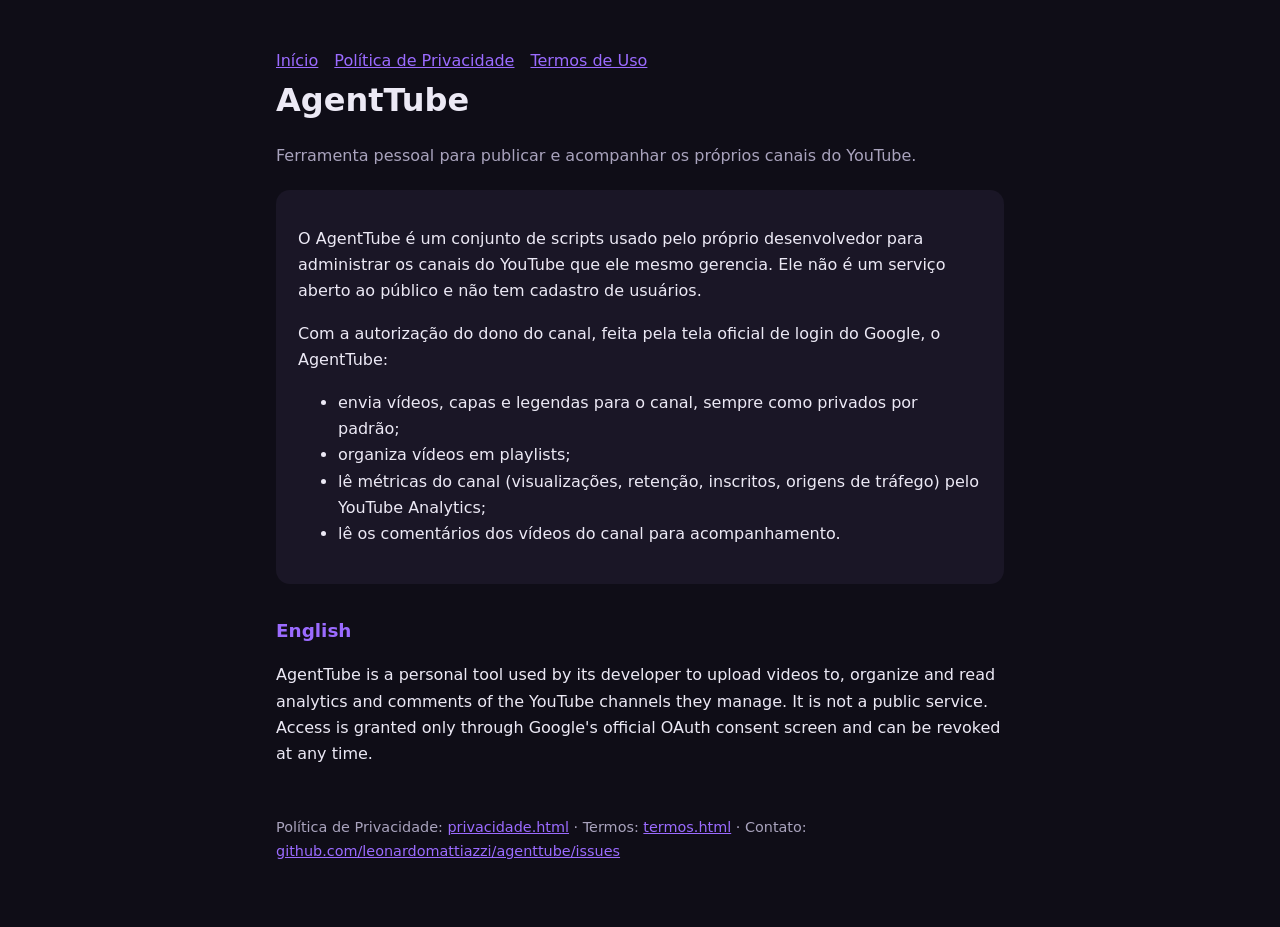
<file: index.html>
<!doctype html>
<html lang="pt-BR"><head><meta charset="utf-8"><meta name="viewport" content="width=device-width,initial-scale=1">
<title>AgentTube</title><meta name="description" content="AgentTube: ferramenta pessoal para publicar e acompanhar os próprios canais do YouTube.">
<link rel="stylesheet" href="estilo.css"></head>
<body><main>
<nav><a href="./">Início</a><a href="privacidade.html">Política de Privacidade</a><a href="termos.html">Termos de Uso</a></nav>
<h1>AgentTube</h1>
<p class="sub">Ferramenta pessoal para publicar e acompanhar os próprios canais do YouTube.</p>
<div class="card">
<p>O AgentTube é um conjunto de scripts usado pelo próprio desenvolvedor para administrar os canais do YouTube que ele mesmo gerencia. Ele não é um serviço aberto ao público e não tem cadastro de usuários.</p>
<p>Com a autorização do dono do canal, feita pela tela oficial de login do Google, o AgentTube:</p>
<ul>
<li>envia vídeos, capas e legendas para o canal, sempre como privados por padrão;</li>
<li>organiza vídeos em playlists;</li>
<li>lê métricas do canal (visualizações, retenção, inscritos, origens de tráfego) pelo YouTube Analytics;</li>
<li>lê os comentários dos vídeos do canal para acompanhamento.</li>
</ul>
</div>
<h2>English</h2>
<p>AgentTube is a personal tool used by its developer to upload videos to, organize and read analytics and comments of the YouTube channels they manage. It is not a public service. Access is granted only through Google's official OAuth consent screen and can be revoked at any time.</p>
<footer>Política de Privacidade: <a href="privacidade.html">privacidade.html</a> · Termos: <a href="termos.html">termos.html</a> · Contato: <a href="https://github.com/leonardomattiazzi/agenttube/issues">github.com/leonardomattiazzi/agenttube/issues</a></footer>
</main></body></html>
</file>
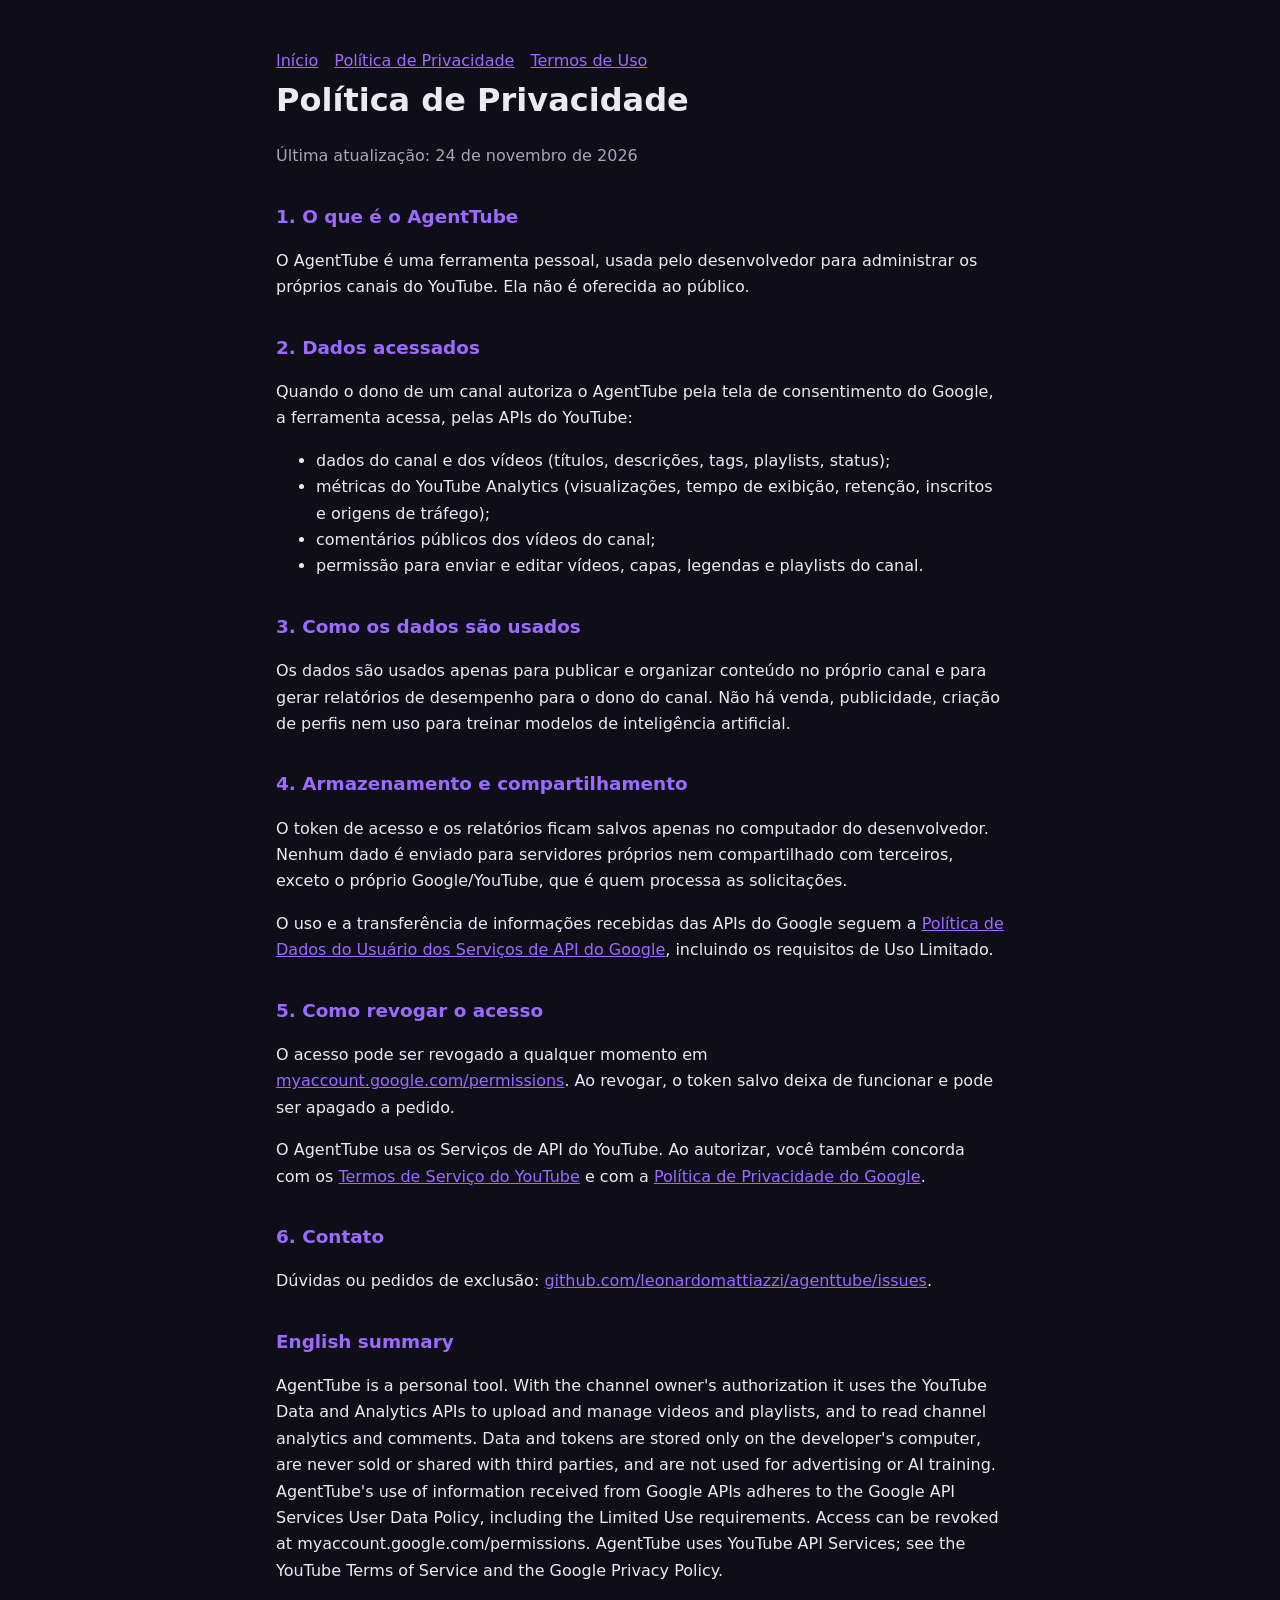
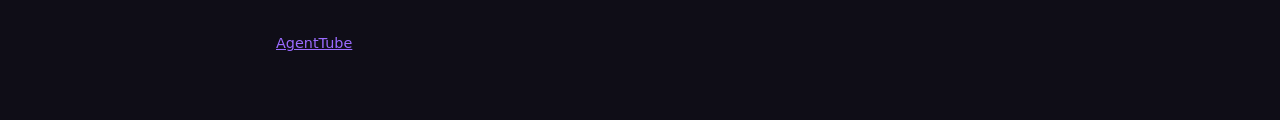
<file: privacidade.html>
<!doctype html>
<html lang="pt-BR"><head><meta charset="utf-8"><meta name="viewport" content="width=device-width,initial-scale=1">
<title>Política de Privacidade · AgentTube</title><link rel="stylesheet" href="estilo.css"></head>
<body><main>
<nav><a href="./">Início</a><a href="privacidade.html">Política de Privacidade</a><a href="termos.html">Termos de Uso</a></nav>
<h1>Política de Privacidade</h1>
<p class="sub">Última atualização: 24 de novembro de 2026</p>

<h2>1. O que é o AgentTube</h2>
<p>O AgentTube é uma ferramenta pessoal, usada pelo desenvolvedor para administrar os próprios canais do YouTube. Ela não é oferecida ao público.</p>

<h2>2. Dados acessados</h2>
<p>Quando o dono de um canal autoriza o AgentTube pela tela de consentimento do Google, a ferramenta acessa, pelas APIs do YouTube:</p>
<ul>
<li>dados do canal e dos vídeos (títulos, descrições, tags, playlists, status);</li>
<li>métricas do YouTube Analytics (visualizações, tempo de exibição, retenção, inscritos e origens de tráfego);</li>
<li>comentários públicos dos vídeos do canal;</li>
<li>permissão para enviar e editar vídeos, capas, legendas e playlists do canal.</li>
</ul>

<h2>3. Como os dados são usados</h2>
<p>Os dados são usados apenas para publicar e organizar conteúdo no próprio canal e para gerar relatórios de desempenho para o dono do canal. Não há venda, publicidade, criação de perfis nem uso para treinar modelos de inteligência artificial.</p>

<h2>4. Armazenamento e compartilhamento</h2>
<p>O token de acesso e os relatórios ficam salvos apenas no computador do desenvolvedor. Nenhum dado é enviado para servidores próprios nem compartilhado com terceiros, exceto o próprio Google/YouTube, que é quem processa as solicitações.</p>
<p>O uso e a transferência de informações recebidas das APIs do Google seguem a <a href="https://developers.google.com/terms/api-services-user-data-policy">Política de Dados do Usuário dos Serviços de API do Google</a>, incluindo os requisitos de Uso Limitado.</p>

<h2>5. Como revogar o acesso</h2>
<p>O acesso pode ser revogado a qualquer momento em <a href="https://myaccount.google.com/permissions">myaccount.google.com/permissions</a>. Ao revogar, o token salvo deixa de funcionar e pode ser apagado a pedido.</p>
<p>O AgentTube usa os Serviços de API do YouTube. Ao autorizar, você também concorda com os <a href="https://www.youtube.com/t/terms">Termos de Serviço do YouTube</a> e com a <a href="https://policies.google.com/privacy">Política de Privacidade do Google</a>.</p>

<h2>6. Contato</h2>
<p>Dúvidas ou pedidos de exclusão: <a href="https://github.com/leonardomattiazzi/agenttube/issues">github.com/leonardomattiazzi/agenttube/issues</a>.</p>

<h2>English summary</h2>
<p>AgentTube is a personal tool. With the channel owner's authorization it uses the YouTube Data and Analytics APIs to upload and manage videos and playlists, and to read channel analytics and comments. Data and tokens are stored only on the developer's computer, are never sold or shared with third parties, and are not used for advertising or AI training. AgentTube's use of information received from Google APIs adheres to the Google API Services User Data Policy, including the Limited Use requirements. Access can be revoked at myaccount.google.com/permissions. AgentTube uses YouTube API Services; see the YouTube Terms of Service and the Google Privacy Policy.</p>
<footer><a href="./">AgentTube</a></footer>
</main></body></html>
</file>
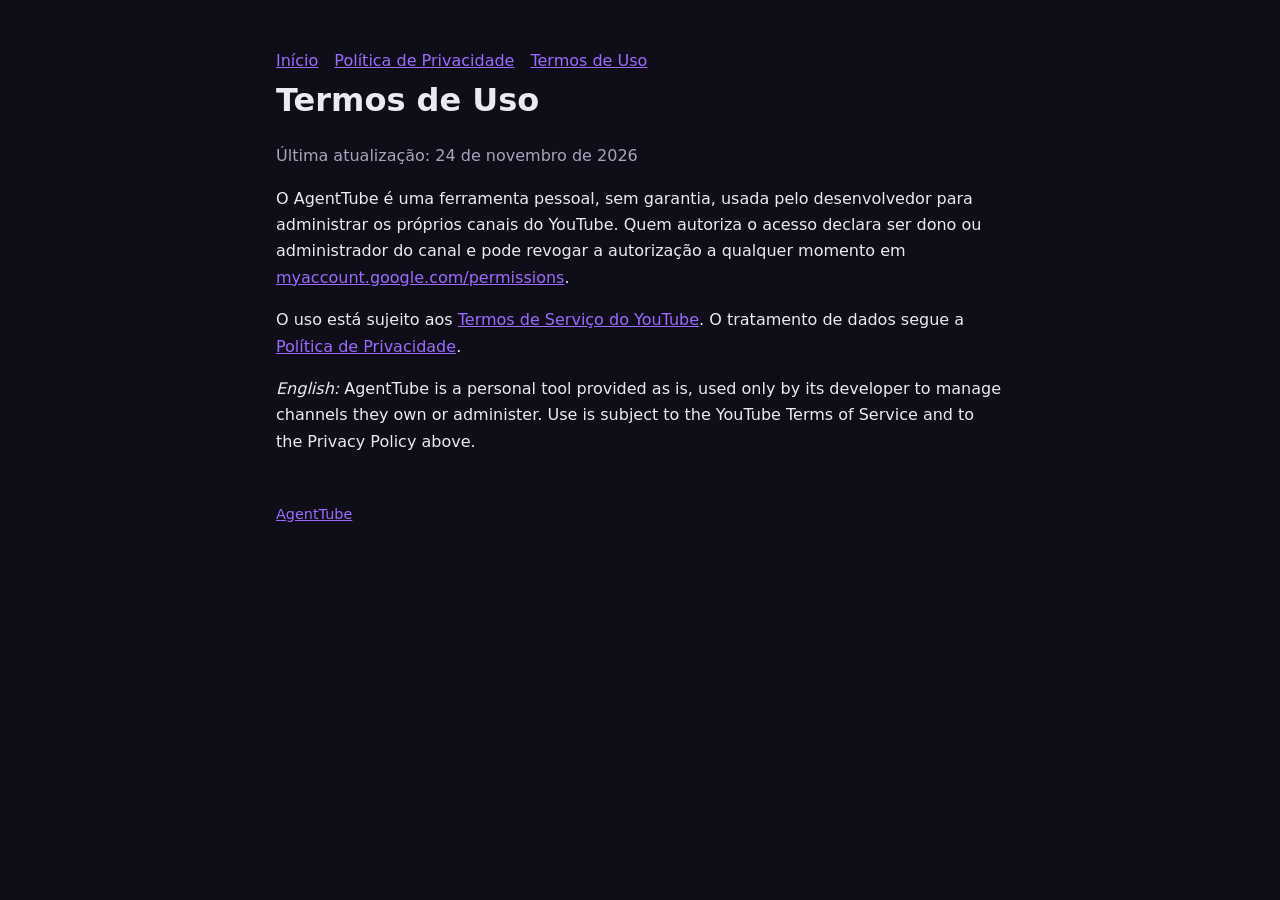
<file: termos.html>
<!doctype html>
<html lang="pt-BR"><head><meta charset="utf-8"><meta name="viewport" content="width=device-width,initial-scale=1">
<title>Termos de Uso · AgentTube</title><link rel="stylesheet" href="estilo.css"></head>
<body><main>
<nav><a href="./">Início</a><a href="privacidade.html">Política de Privacidade</a><a href="termos.html">Termos de Uso</a></nav>
<h1>Termos de Uso</h1>
<p class="sub">Última atualização: 24 de novembro de 2026</p>
<p>O AgentTube é uma ferramenta pessoal, sem garantia, usada pelo desenvolvedor para administrar os próprios canais do YouTube. Quem autoriza o acesso declara ser dono ou administrador do canal e pode revogar a autorização a qualquer momento em <a href="https://myaccount.google.com/permissions">myaccount.google.com/permissions</a>.</p>
<p>O uso está sujeito aos <a href="https://www.youtube.com/t/terms">Termos de Serviço do YouTube</a>. O tratamento de dados segue a <a href="privacidade.html">Política de Privacidade</a>.</p>
<p><em>English:</em> AgentTube is a personal tool provided as is, used only by its developer to manage channels they own or administer. Use is subject to the YouTube Terms of Service and to the Privacy Policy above.</p>
<footer><a href="./">AgentTube</a></footer>
</main></body></html>
</file>
<file: estilo.css>
:root{--bg:#0f0d17;--card:#1a1626;--txt:#ece9f5;--sub:#a9a3bd;--acc:#9b6bff}
*{box-sizing:border-box}body{margin:0;background:var(--bg);color:var(--txt);font:16px/1.65 system-ui,-apple-system,Segoe UI,Roboto,sans-serif}
main{max-width:760px;margin:0 auto;padding:48px 16px 64px}h1{font-size:2rem;margin:0 0 8px}h2{font-size:1.15rem;margin:32px 0 8px;color:var(--acc)}
p,li{color:var(--txt)}.sub{color:var(--sub)}a{color:var(--acc)}.card{background:var(--card);border-radius:14px;padding:20px 22px;margin:20px 0}
footer{margin-top:48px;color:var(--sub);font-size:.9rem}nav a{margin-right:16px}
</file>
